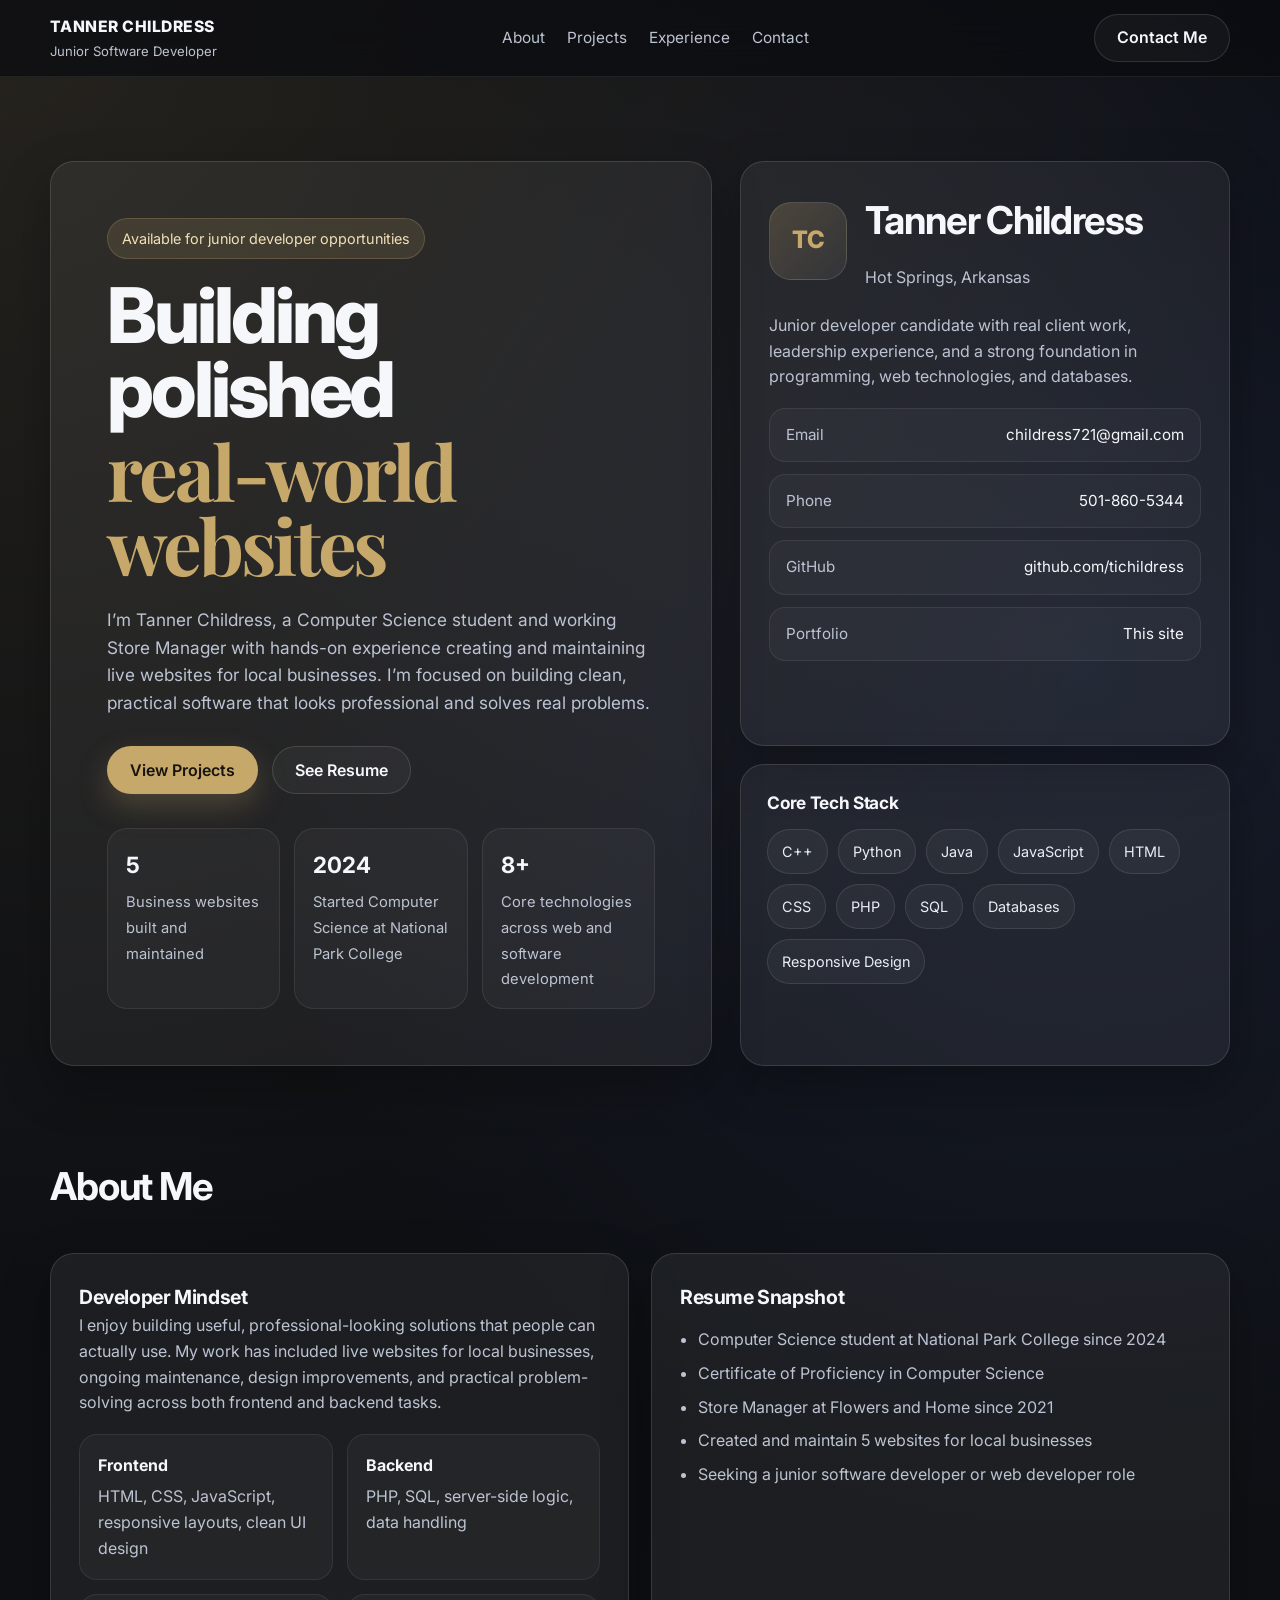
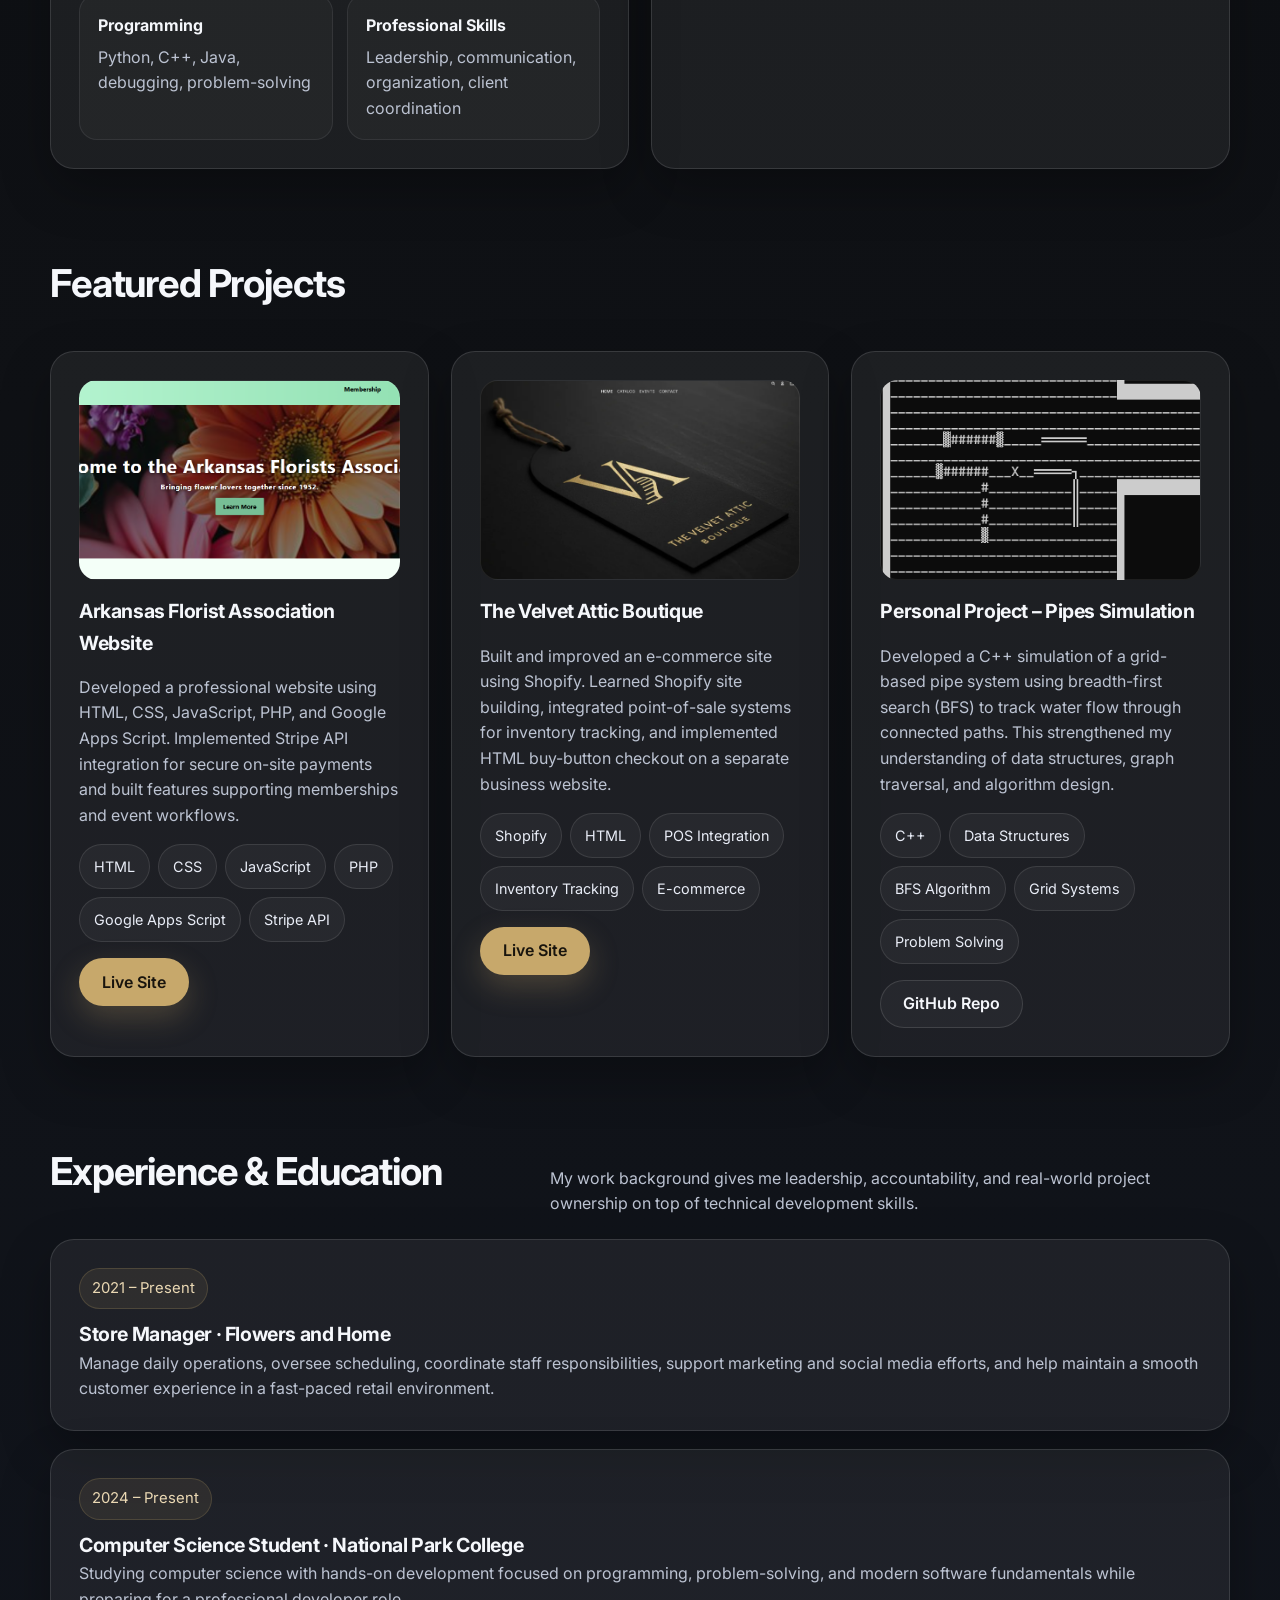
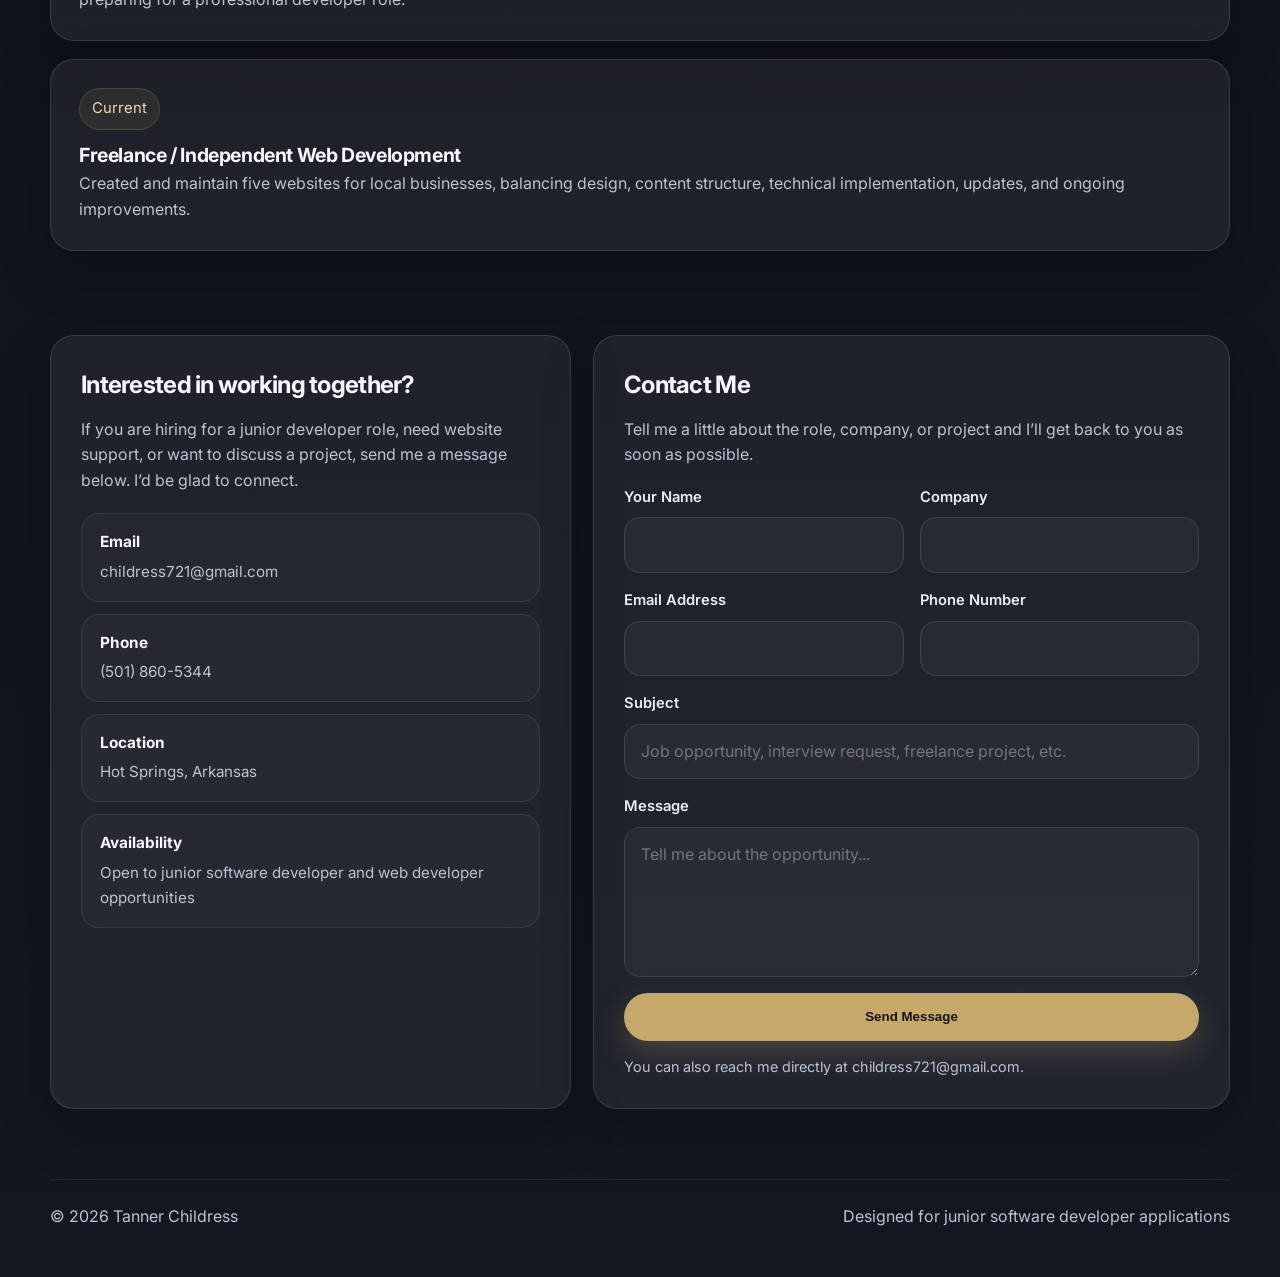
<file: index.html>
<!DOCTYPE html>
<html lang="en">
<head>
  <meta charset="UTF-8" />
  <meta name="viewport" content="width=device-width, initial-scale=1.0" />
  <title>Tanner Childress | Junior Software Developer</title>
  <link rel="preconnect" href="https://fonts.googleapis.com">
  <link rel="preconnect" href="https://fonts.gstatic.com" crossorigin>
  <link href="https://fonts.googleapis.com/css2?family=Inter:wght@400;500;600;700;800&family=Playfair+Display:wght@600;700&display=swap" rel="stylesheet">
  <style>
    :root {
      --bg: #0f1115;
      --bg-soft: #161a22;
      --panel: rgba(255,255,255,0.06);
      --panel-strong: rgba(255,255,255,0.09);
      --text: #f5f7fb;
      --muted: #bcc3d2;
      --line: rgba(255,255,255,0.12);
      --accent: #c7a86b;
      --accent-soft: rgba(199,168,107,0.14);
      --shadow: 0 20px 50px rgba(0,0,0,0.28);
      --radius: 24px;
      --max: 1180px;
    }

    * { box-sizing: border-box; }
    html { scroll-behavior: smooth; }

    body {
      margin: 0;
      font-family: "Inter", sans-serif;
      color: var(--text);
      background:
        radial-gradient(circle at top left, rgba(199,168,107,0.14), transparent 28%),
        radial-gradient(circle at 85% 15%, rgba(120,150,255,0.10), transparent 22%),
        linear-gradient(180deg, #0b0d11 0%, #0f1115 45%, #121722 100%);
      line-height: 1.6;
    }

    a { color: inherit; text-decoration: none; }
    img { max-width: 100%; display: block; }

    .container {
      width: min(calc(100% - 32px), var(--max));
      margin: 0 auto;
    }

    .site-header {
      position: sticky;
      top: 0;
      z-index: 1000;
      backdrop-filter: blur(18px);
      background: rgba(10, 12, 16, 0.72);
      border-bottom: 1px solid rgba(255,255,255,0.08);
    }

    .nav {
      display: flex;
      align-items: center;
      justify-content: space-between;
      gap: 24px;
      min-height: 76px;
    }

    .brand {
      display: flex;
      flex-direction: column;
      gap: 2px;
    }

    .brand-name {
      font-weight: 800;
      letter-spacing: 0.03em;
      font-size: 0.98rem;
    }

    .brand-sub {
      color: var(--muted);
      font-size: 0.82rem;
    }

    .nav-links {
      display: flex;
      align-items: center;
      gap: 22px;
      flex-wrap: wrap;
    }

    .nav-links a {
      color: var(--muted);
      font-size: 0.96rem;
      transition: 0.25s ease;
    }

    .nav-links a:hover,
    .nav-links a.active {
      color: var(--text);
    }

    .button {
      display: inline-flex;
      align-items: center;
      justify-content: center;
      gap: 10px;
      min-height: 48px;
      padding: 0 22px;
      border-radius: 999px;
      font-weight: 600;
      transition: transform 0.25s ease, background 0.25s ease, border-color 0.25s ease;
      border: 1px solid transparent;
      cursor: pointer;
    }

    .button:hover { transform: translateY(-2px); }

    .button-primary {
      background: var(--accent);
      color: #18140d;
      box-shadow: 0 12px 30px rgba(199,168,107,0.25);
    }

    .button-secondary {
      background: rgba(255,255,255,0.04);
      border-color: rgba(255,255,255,0.12);
      color: var(--text);
    }

    .hero {
      padding: 84px 0 48px;
    }

    .hero-grid {
      display: grid;
      grid-template-columns: 1.15fr 0.85fr;
      gap: 28px;
      align-items: stretch;
    }

    .hero-card,
    .panel {
      background: var(--panel);
      border: 1px solid var(--line);
      border-radius: var(--radius);
      box-shadow: var(--shadow);
    }

    .hero-card {
      padding: 56px;
      position: relative;
      overflow: hidden;
      isolation: isolate;
    }

    .hero-card::before {
      content: "";
      position: absolute;
      inset: auto -10% -35% auto;
      width: 320px;
      height: 320px;
      background: radial-gradient(circle, rgba(199,168,107,0.20), transparent 65%);
      z-index: -1;
    }

    .eyebrow {
      display: inline-flex;
      align-items: center;
      gap: 8px;
      padding: 8px 14px;
      border-radius: 999px;
      background: var(--accent-soft);
      border: 1px solid rgba(199,168,107,0.25);
      color: #f2dfb8;
      font-size: 0.9rem;
      margin-bottom: 20px;
    }

    h1 {
      margin: 0;
      font-size: clamp(2.6rem, 6vw, 4.9rem);
      line-height: 0.96;
      letter-spacing: -0.04em;
      font-weight: 800;
    }

    .hero h1 span {
      display: block;
      font-family: "Playfair Display", serif;
      font-weight: 700;
      color: var(--accent);
      margin-top: 8px;
    }

    .hero-copy {
      font-size: 1.08rem;
      color: var(--muted);
      max-width: 700px;
      margin: 24px 0 0;
    }

    .hero-actions {
      margin-top: 30px;
      display: flex;
      gap: 14px;
      flex-wrap: wrap;
    }

    .hero-stats {
      display: grid;
      grid-template-columns: repeat(3, 1fr);
      gap: 14px;
      margin-top: 34px;
    }

    .stat {
      padding: 18px 18px 16px;
      border-radius: 20px;
      background: rgba(255,255,255,0.035);
      border: 1px solid rgba(255,255,255,0.08);
    }

    .stat strong {
      display: block;
      font-size: 1.4rem;
      margin-bottom: 6px;
    }

    .stat span {
      color: var(--muted);
      font-size: 0.92rem;
    }

    .hero-side {
      display: grid;
      gap: 18px;
    }

    .profile-panel {
      padding: 28px;
    }

    .profile-top {
      display: flex;
      align-items: center;
      gap: 18px;
      margin-bottom: 22px;
    }

    .avatar {
      width: 78px;
      height: 78px;
      border-radius: 22px;
      background: linear-gradient(135deg, rgba(199,168,107,0.24), rgba(255,255,255,0.06));
      border: 1px solid rgba(255,255,255,0.12);
      display: grid;
      place-items: center;
      font-weight: 800;
      font-size: 1.5rem;
      color: var(--accent);
      flex: 0 0 auto;
    }

    .profile-panel h2,
    .section h2 {
      margin: 0 0 14px;
      font-size: clamp(1.6rem, 3vw, 2.4rem);
      letter-spacing: -0.03em;
    }

    .muted { color: var(--muted); }

    .contact-list {
      display: grid;
      gap: 12px;
      margin-top: 18px;
    }

    .contact-item {
      display: flex;
      justify-content: space-between;
      gap: 16px;
      padding: 14px 16px;
      border-radius: 16px;
      background: rgba(255,255,255,0.03);
      border: 1px solid rgba(255,255,255,0.08);
      font-size: 0.95rem;
    }

    .contact-item span:first-child {
      color: var(--muted);
    }

    .mini-panel {
      padding: 24px 26px;
    }

    .mini-panel h3 {
      margin: 0 0 12px;
      font-size: 1.08rem;
      letter-spacing: -0.02em;
    }

    .tech-cloud {
      display: flex;
      flex-wrap: wrap;
      gap: 10px;
      margin-top: 10px;
    }

    .chip {
      padding: 10px 14px;
      border-radius: 999px;
      background: rgba(255,255,255,0.045);
      border: 1px solid rgba(255,255,255,0.10);
      color: #e9edf7;
      font-size: 0.9rem;
    }

    .section {
      padding: 42px 0;
    }

    .section-header {
      display: flex;
      justify-content: space-between;
      align-items: end;
      gap: 20px;
      margin-bottom: 22px;
    }

    .section-header p {
      max-width: 680px;
      color: var(--muted);
      margin: 0;
    }

    .grid-2 {
      display: grid;
      grid-template-columns: 1fr 1fr;
      gap: 22px;
    }

    .about-card,
    .resume-card,
    .project-card,
    .timeline-card {
      padding: 28px;
    }

    .about-card p,
    .resume-card p,
    .project-card p,
    .timeline-card p {
      margin: 0;
      color: var(--muted);
    }

    .skill-grid {
      display: grid;
      grid-template-columns: repeat(2, 1fr);
      gap: 14px;
      margin-top: 18px;
    }

    .skill-box {
      padding: 18px;
      border-radius: 18px;
      background: rgba(255,255,255,0.03);
      border: 1px solid rgba(255,255,255,0.08);
    }

    .skill-box strong {
      display: block;
      margin-bottom: 6px;
    }

    .project-grid {
      display: grid;
      grid-template-columns: repeat(3, 1fr);
      gap: 22px;
    }

    .project-card {
      display: flex;
      flex-direction: column;
      gap: 16px;
      min-height: 100%;
    }

    .project-thumb {
      aspect-ratio: 16 / 10;
      border-radius: 18px;
      background:
        linear-gradient(135deg, rgba(199,168,107,0.22), rgba(99,121,255,0.08)),
        rgba(255,255,255,0.04);
      border: 1px solid rgba(255,255,255,0.08);
      display: block;
    }

    .project-meta {
      display: flex;
      gap: 8px;
      flex-wrap: wrap;
    }

    .project-card h3,
    .timeline-card h3,
    .resume-card h3,
    .about-card h3 {
      margin: 0;
      font-size: 1.22rem;
      letter-spacing: -0.02em;
    }

    .timeline {
      display: grid;
      gap: 18px;
    }

    .timeline-card {
      position: relative;
    }

    .timeline-meta {
      font-size: 0.93rem;
      color: #ead8b3;
      margin-bottom: 10px;
      display: inline-block;
      padding: 8px 12px;
      background: rgba(199,168,107,0.10);
      border: 1px solid rgba(199,168,107,0.20);
      border-radius: 999px;
    }

    ul.clean {
      margin: 14px 0 0;
      padding-left: 18px;
      color: var(--muted);
    }

    ul.clean li + li { margin-top: 8px; }

    .contact-form-section {
      padding: 42px 0 70px;
    }

    .contact-form-wrap {
      display: grid;
      grid-template-columns: 0.9fr 1.1fr;
      gap: 22px;
      align-items: stretch;
    }

    .contact-info-card,
    .contact-form-card {
      padding: 30px;
    }

    .contact-info-card h3,
    .contact-form-card h3 {
      margin: 0 0 12px;
      font-size: 1.5rem;
      letter-spacing: -0.03em;
    }

    .contact-info-card p,
    .contact-form-card p {
      margin: 0 0 18px;
      color: var(--muted);
    }

    .contact-points {
      display: grid;
      gap: 12px;
      margin-top: 20px;
    }

    .contact-point {
      padding: 16px 18px;
      border-radius: 18px;
      background: rgba(255,255,255,0.03);
      border: 1px solid rgba(255,255,255,0.08);
    }

    .contact-point strong {
      display: block;
      margin-bottom: 4px;
      font-size: 0.96rem;
    }

    .contact-point span,
    .contact-point a {
      color: var(--muted);
      font-size: 0.95rem;
      word-break: break-word;
    }

    .form-grid {
      display: grid;
      grid-template-columns: 1fr 1fr;
      gap: 16px;
    }

    .form-group {
      display: flex;
      flex-direction: column;
      gap: 8px;
    }

    .form-group.full-width {
      grid-column: 1 / -1;
    }

    .form-group label {
      font-size: 0.92rem;
      color: #e9edf7;
      font-weight: 600;
    }

    .form-group input,
    .form-group textarea,
    .form-group select {
      width: 100%;
      background: rgba(255,255,255,0.04);
      border: 1px solid rgba(255,255,255,0.10);
      border-radius: 16px;
      color: var(--text);
      font: inherit;
      padding: 14px 16px;
      outline: none;
      transition: border-color 0.25s ease, background 0.25s ease, box-shadow 0.25s ease;
    }

    .form-group input:focus,
    .form-group textarea:focus,
    .form-group select:focus {
      border-color: rgba(199,168,107,0.55);
      background: rgba(255,255,255,0.06);
      box-shadow: 0 0 0 4px rgba(199,168,107,0.10);
    }

    .form-group textarea {
      min-height: 150px;
      resize: vertical;
    }

    .form-note {
      margin-top: 14px;
      color: var(--muted);
      font-size: 0.9rem;
    }

    footer {
      padding: 0 0 48px;
      color: var(--muted);
    }

    .footer-inner {
      display: flex;
      justify-content: space-between;
      gap: 20px;
      flex-wrap: wrap;
      border-top: 1px solid rgba(255,255,255,0.08);
      padding-top: 24px;
    }

    @media (max-width: 1060px) {
      .hero-grid,
      .grid-2,
      .project-grid,
      .contact-form-wrap {
        grid-template-columns: 1fr;
      }

      .hero-card { padding: 36px; }
    }

    @media (max-width: 760px) {
      .nav {
        min-height: 70px;
        padding: 10px 0;
      }

      .nav-links {
        display: none;
      }

      .hero {
        padding-top: 34px;
      }

      .hero-card,
      .profile-panel,
      .mini-panel,
      .about-card,
      .resume-card,
      .project-card,
      .timeline-card,
      .contact-info-card,
      .contact-form-card {
        padding: 22px;
      }

      .hero-stats,
      .skill-grid,
      .form-grid {
        grid-template-columns: 1fr;
      }

      .section {
        padding: 28px 0;
      }

      .contact-item {
        flex-direction: column;
        align-items: flex-start;
      }
    }
  </style>
</head>
<body>
  <header class="site-header">
    <div class="container nav">
      <a href="#top" class="brand">
        <span class="brand-name">TANNER CHILDRESS</span>
        <span class="brand-sub">Junior Software Developer</span>
      </a>

      <nav class="nav-links">
        <a href="#about">About</a>
        <a href="#projects">Projects</a>
        <a href="#experience">Experience</a>
        <a href="#contact-form">Contact</a>
      </nav>

      <a class="button button-secondary" href="#contact-form">Contact Me</a>
    </div>
  </header>

  <main id="top">
    <section class="hero">
      <div class="container hero-grid">
        <div class="hero-card">
          <div class="eyebrow">Available for junior developer opportunities</div>
          <h1>
            Building polished
            <span>real-world websites</span>
          </h1>
          <p class="hero-copy">
            I’m Tanner Childress, a Computer Science student and working Store Manager with hands-on experience creating and maintaining live websites for local businesses. I’m focused on building clean, practical software that looks professional and solves real problems.
          </p>

          <div class="hero-actions">
            <a class="button button-primary" href="#projects">View Projects</a>
            <a class="button button-secondary" href="#resume">See Resume</a>
          </div>

          <div class="hero-stats">
            <div class="stat">
              <strong>5</strong>
              <span>Business websites built and maintained</span>
            </div>
            <div class="stat">
              <strong>2024</strong>
              <span>Started Computer Science at National Park College</span>
            </div>
            <div class="stat">
              <strong>8+</strong>
              <span>Core technologies across web and software development</span>
            </div>
          </div>
        </div>

        <div class="hero-side">
          <div class="panel profile-panel">
            <div class="profile-top">
              <div class="avatar">TC</div>
              <div>
                <h2>Tanner Childress</h2>
                <div class="muted">Hot Springs, Arkansas</div>
              </div>
            </div>

            <p class="muted">
              Junior developer candidate with real client work, leadership experience, and a strong foundation in programming, web technologies, and databases.
            </p>

            <div class="contact-list">
              <div class="contact-item"><span>Email</span><span>childress721@gmail.com</span></div>
              <div class="contact-item"><span>Phone</span><span>501-860-5344</span></div>
              <div class="contact-item">
            <span>GitHub</span>
            <span>
                <a href="https://github.com/tichildress?tab=repositories" target="_blank" rel="noopener">
                    github.com/tichildress
                </a>
            </span>
                </div>
              <div class="contact-item"><span>Portfolio</span><span>This site</span></div>
            </div>
          </div>

          <div class="panel mini-panel">
            <h3>Core Tech Stack</h3>
            <div class="tech-cloud">
              <span class="chip">C++</span>
              <span class="chip">Python</span>
              <span class="chip">Java</span>
              <span class="chip">JavaScript</span>
              <span class="chip">HTML</span>
              <span class="chip">CSS</span>
              <span class="chip">PHP</span>
              <span class="chip">SQL</span>
              <span class="chip">Databases</span>
              <span class="chip">Responsive Design</span>
            </div>
          </div>
        </div>
      </div>
    </section>

    <section class="section" id="about">
      <div class="container">
        <div class="section-header">
          <div>
            <h2>About Me</h2>
          </div>
        </div>

        <div class="grid-2">
          <div class="panel about-card">
            <h3>Developer Mindset</h3>
            <p>
              I enjoy building useful, professional-looking solutions that people can actually use. My work has included live websites for local businesses, ongoing maintenance, design improvements, and practical problem-solving across both frontend and backend tasks.
            </p>

            <div class="skill-grid">
              <div class="skill-box">
                <strong>Frontend</strong>
                <span class="muted">HTML, CSS, JavaScript, responsive layouts, clean UI design</span>
              </div>
              <div class="skill-box">
                <strong>Backend</strong>
                <span class="muted">PHP, SQL, server-side logic, data handling</span>
              </div>
              <div class="skill-box">
                <strong>Programming</strong>
                <span class="muted">Python, C++, Java, debugging, problem-solving</span>
              </div>
              <div class="skill-box">
                <strong>Professional Skills</strong>
                <span class="muted">Leadership, communication, organization, client coordination</span>
              </div>
            </div>
          </div>

          <div class="panel resume-card" id="resume">
            <h3>Resume Snapshot</h3>
            <ul class="clean">
              <li>Computer Science student at National Park College since 2024</li>
              <li>Certificate of Proficiency in Computer Science</li>
              <li>Store Manager at Flowers and Home since 2021</li>
              <li>Created and maintain 5 websites for local businesses</li>
              <li>Seeking a junior software developer or web developer role</li>
            </ul>
          </div>
        </div>
      </div>
    </section>

    <section class="section" id="projects">
      <div class="container">
        <div class="section-header">
          <div>
            <h2>Featured Projects</h2>
          </div>
        </div>

        <div class="project-grid">
          <article class="panel project-card">
            <div class="project-thumb" style="background: url('images/project1_background.png') center/cover no-repeat;"></div>
            <h3>Arkansas Florist Association Website</h3>
            <p>
              Developed a professional website using HTML, CSS, JavaScript, PHP, and Google Apps Script. Implemented Stripe API integration for secure on-site payments and built features supporting memberships and event workflows.
            </p>
            <div class="project-meta">
              <span class="chip">HTML</span>
              <span class="chip">CSS</span>
              <span class="chip">JavaScript</span>
              <span class="chip">PHP</span>
              <span class="chip">Google Apps Script</span>
              <span class="chip">Stripe API</span>
            </div>
            <div class="hero-actions" style="margin-top: 0;">
              <a class="button button-primary" href="https://www.arkansasfloristsassociation.org/" target="_blank" rel="noopener">Live Site</a>
            </div>
          </article>

          <article class="panel project-card">
            <div class="project-thumb" style="background: url('images/project2_background.png') center/cover no-repeat;"></div>
            <h3>The Velvet Attic Boutique</h3>
            <p>
              Built and improved an e-commerce site using Shopify. Learned Shopify site building, integrated point-of-sale systems for inventory tracking, and implemented HTML buy-button checkout on a separate business website.
            </p>
            <div class="project-meta">
              <span class="chip">Shopify</span>
              <span class="chip">HTML</span>
              <span class="chip">POS Integration</span>
              <span class="chip">Inventory Tracking</span>
              <span class="chip">E-commerce</span>
            </div>
            <div class="hero-actions" style="margin-top: 0;">
              <a class="button button-primary" href="https://thevelvetatticboutique.com/" target="_blank" rel="noopener">Live Site</a>
            </div>
          </article>

          <article class="panel project-card">
            <div class="project-thumb" style="background: url('images/project3_background.png') center/cover no-repeat;"></div>
            <h3>Personal Project – Pipes Simulation</h3>
            <p>
              Developed a C++ simulation of a grid-based pipe system using breadth-first search (BFS) to track water flow through connected paths. This strengthened my understanding of data structures, graph traversal, and algorithm design.
            </p>
            <div class="project-meta">
              <span class="chip">C++</span>
              <span class="chip">Data Structures</span>
              <span class="chip">BFS Algorithm</span>
              <span class="chip">Grid Systems</span>
              <span class="chip">Problem Solving</span>
            </div>
            <div class="hero-actions" style="margin-top: 0;">
              <a class="button button-secondary" href="#" target="_blank" rel="noopener">GitHub Repo</a>
            </div>
          </article>
        </div>
      </div>
    </section>

    <section class="section" id="experience">
      <div class="container">
        <div class="section-header">
          <div>
            <h2>Experience & Education</h2>
          </div>
          <p>
            My work background gives me leadership, accountability, and real-world project ownership on top of technical development skills.
          </p>
        </div>

        <div class="timeline">
          <article class="panel timeline-card">
            <span class="timeline-meta">2021 – Present</span>
            <h3>Store Manager · Flowers and Home</h3>
            <p>
              Manage daily operations, oversee scheduling, coordinate staff responsibilities, support marketing and social media efforts, and help maintain a smooth customer experience in a fast-paced retail environment.
            </p>
          </article>

          <article class="panel timeline-card">
            <span class="timeline-meta">2024 – Present</span>
            <h3>Computer Science Student · National Park College</h3>
            <p>
              Studying computer science with hands-on development focused on programming, problem-solving, and modern software fundamentals while preparing for a professional developer role.
            </p>
          </article>

          <article class="panel timeline-card">
            <span class="timeline-meta">Current</span>
            <h3>Freelance / Independent Web Development</h3>
            <p>
              Created and maintain five websites for local businesses, balancing design, content structure, technical implementation, updates, and ongoing improvements.
            </p>
          </article>
        </div>
      </div>
    </section>

    <section class="section contact-form-section" id="contact-form">
      <div class="container">
        <div class="contact-form-wrap">
          <article class="panel contact-info-card">
            <h3>Interested in working together?</h3>
            <p>
              If you are hiring for a junior developer role, need website support, or want to discuss a project, send me a message below. I’d be glad to connect.
            </p>

            <div class="contact-points">
              <div class="contact-point">
                <strong>Email</strong>
                <a href="mailto:childress721@gmail.com">childress721@gmail.com</a>
              </div>

              <div class="contact-point">
                <strong>Phone</strong>
                <a href="tel:5018605344">(501) 860-5344</a>
              </div>

              <div class="contact-point">
                <strong>Location</strong>
                <span>Hot Springs, Arkansas</span>
              </div>

              <div class="contact-point">
                <strong>Availability</strong>
                <span>Open to junior software developer and web developer opportunities</span>
              </div>
            </div>
          </article>

          <article class="panel contact-form-card">
            <h3>Contact Me</h3>
            <p>
              Tell me a little about the role, company, or project and I’ll get back to you as soon as possible.
            </p>

            <form action="contact.php" method="POST" class="form-grid">
              <div class="form-group">
                <label for="name">Your Name</label>
                <input type="text" id="name" name="name" required>
              </div>

              <div class="form-group">
                <label for="company">Company</label>
                <input type="text" id="company" name="company">
              </div>

              <div class="form-group">
                <label for="email">Email Address</label>
                <input type="email" id="email" name="email" required>
              </div>

              <div class="form-group">
                <label for="phone">Phone Number</label>
                <input type="text" id="phone" name="phone">
              </div>

              <div class="form-group full-width">
                <label for="subject">Subject</label>
                <input type="text" id="subject" name="subject" placeholder="Job opportunity, interview request, freelance project, etc." required>
              </div>

              <div class="form-group full-width">
                <label for="message">Message</label>
                <textarea id="message" name="message" placeholder="Tell me about the opportunity..." required></textarea>
              </div>

              <div class="form-group full-width">
                <button type="submit" class="button button-primary">Send Message</button>
              </div>
            </form>

            <div class="form-note">
              You can also reach me directly at <a href="mailto:childress721@gmail.com">childress721@gmail.com</a>.
            </div>
          </article>
        </div>
      </div>
    </section>
  </main>

  <footer>
    <div class="container footer-inner">
      <span>© 2026 Tanner Childress</span>
      <span>Designed for junior software developer applications</span>
    </div>
  </footer>
</body>
</html>
</file>
